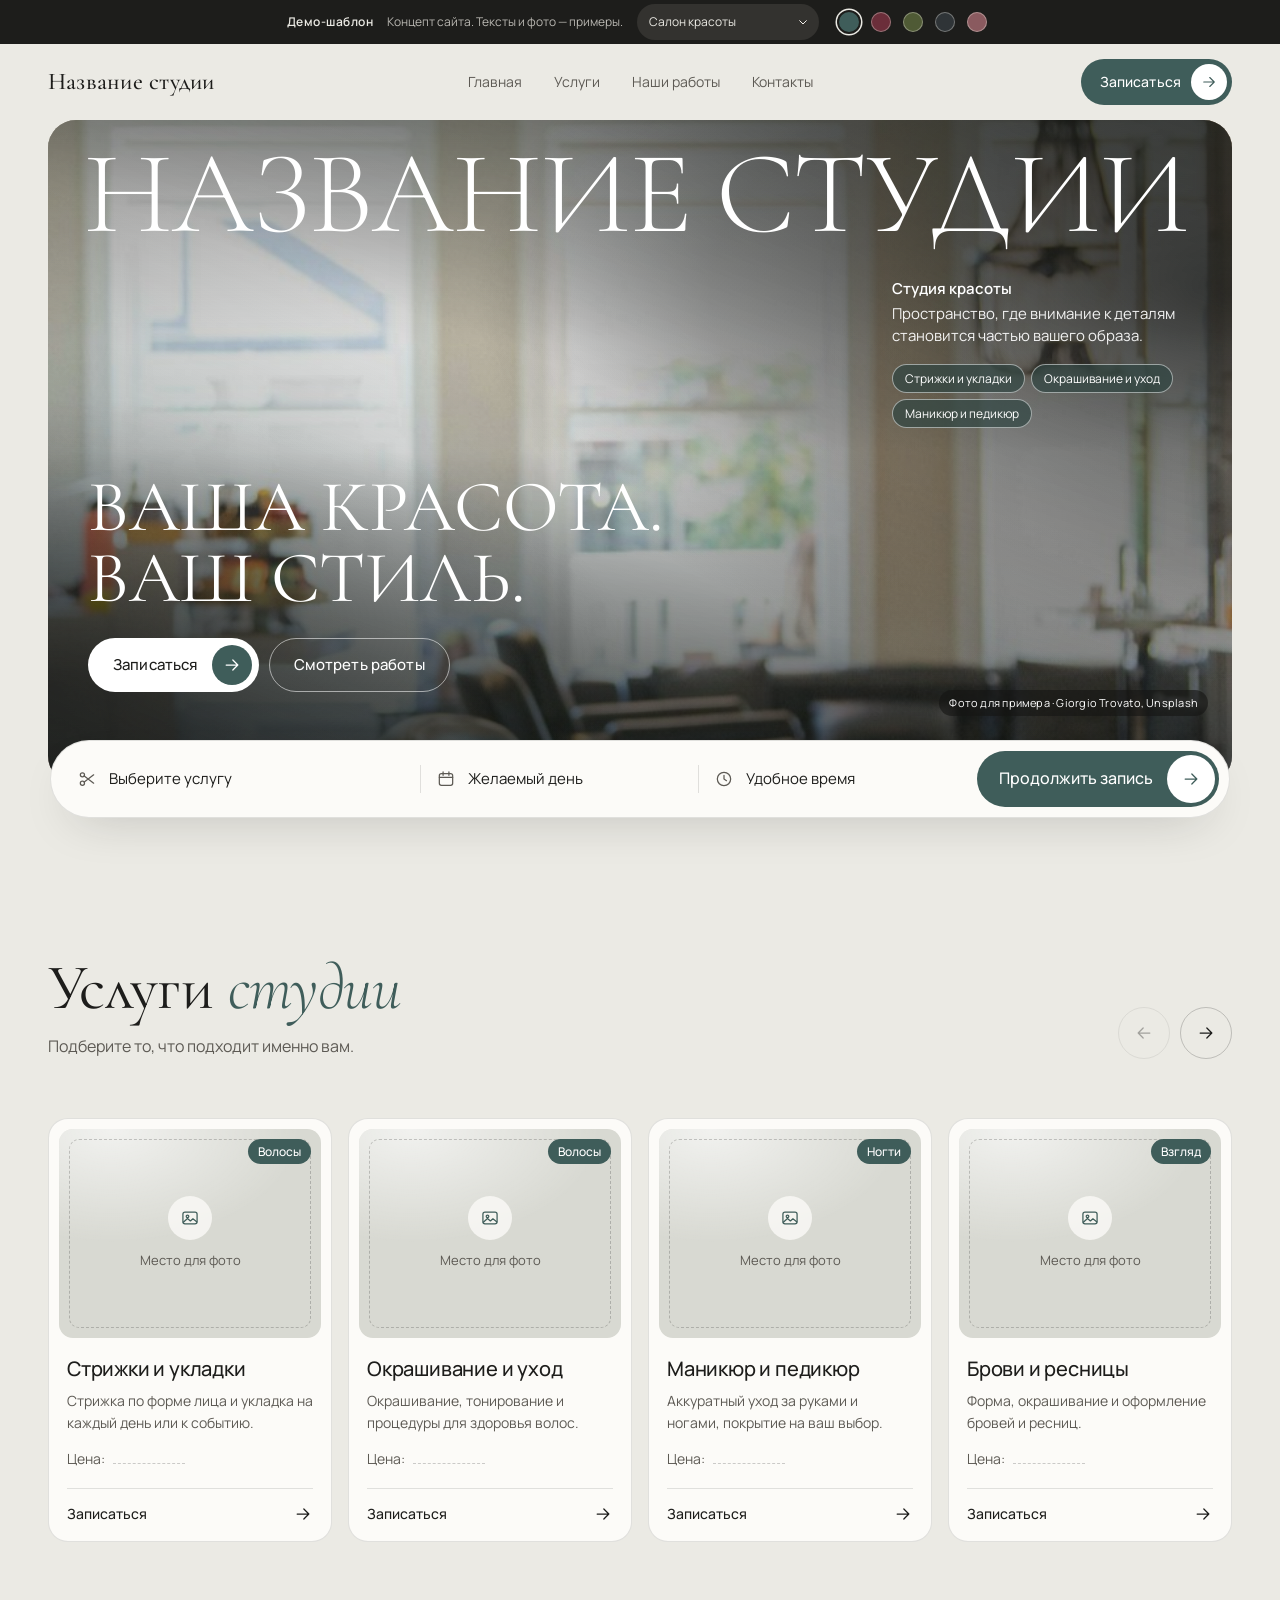
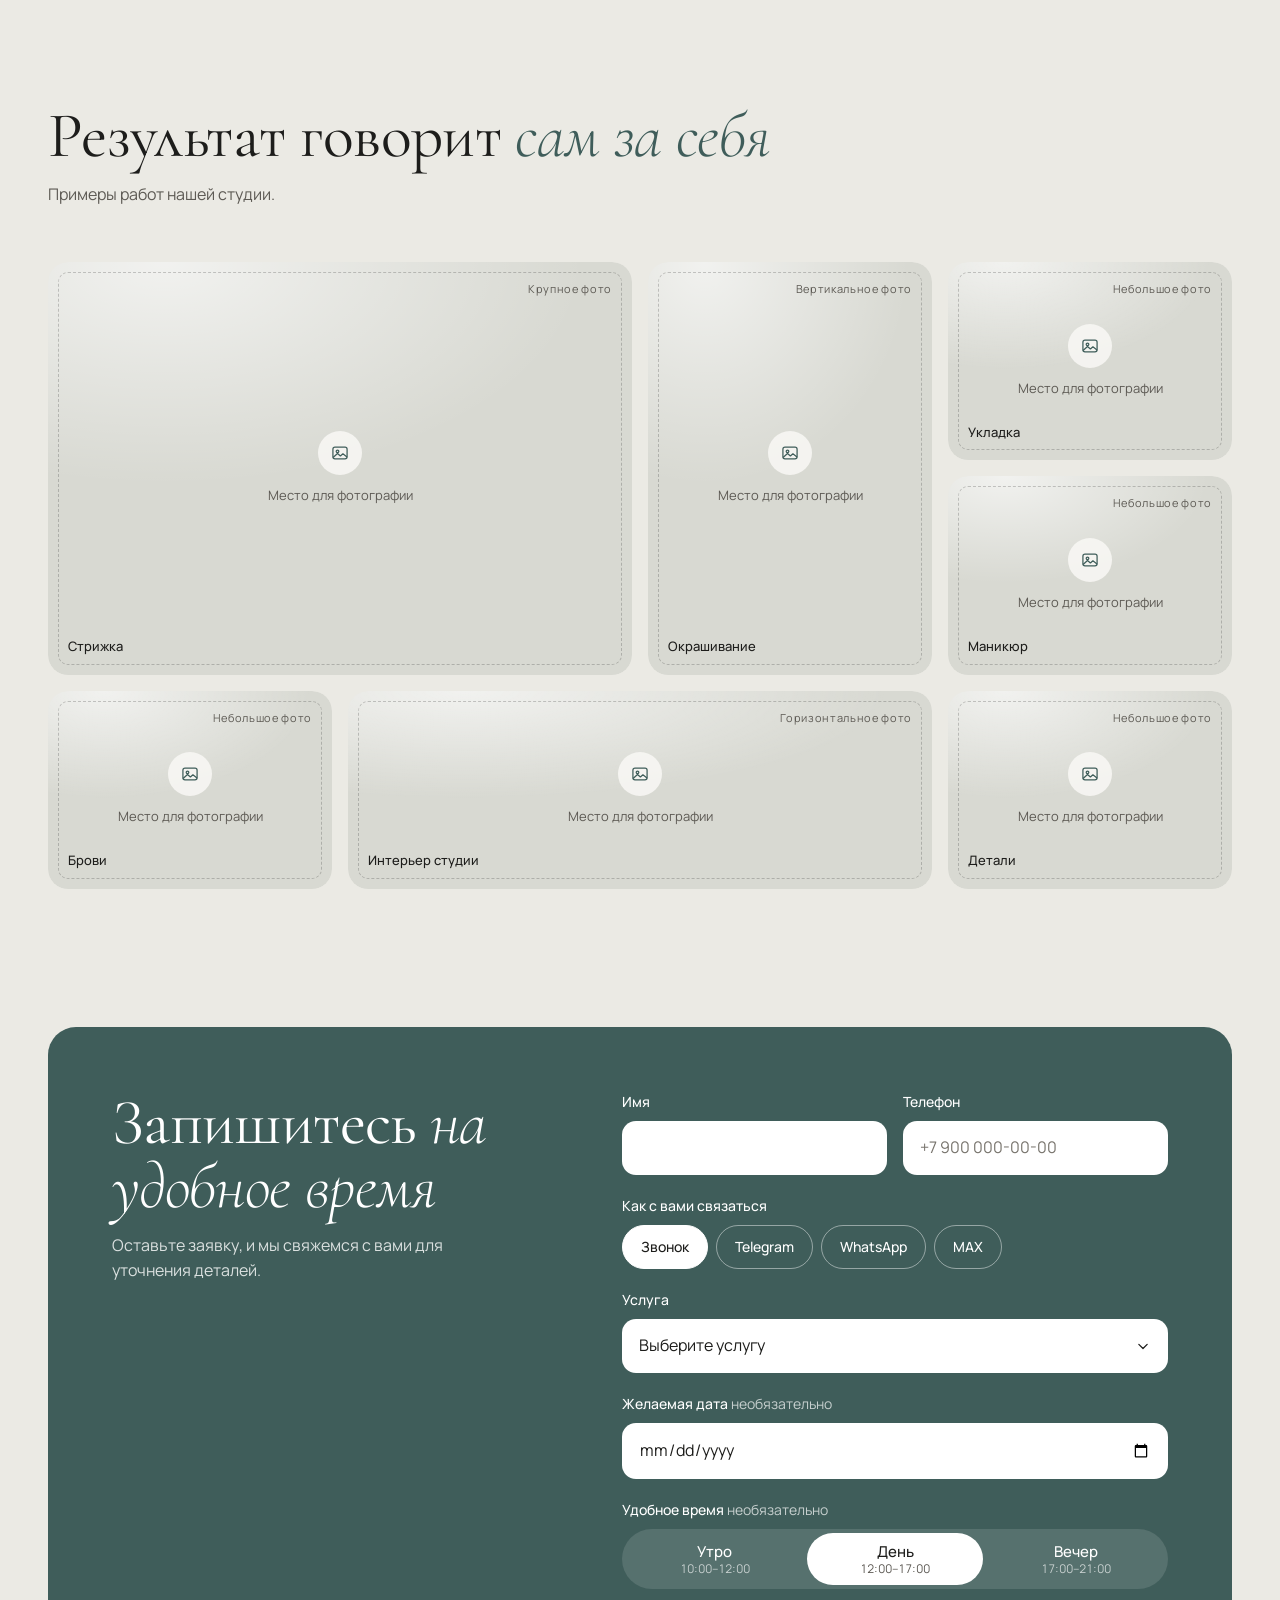
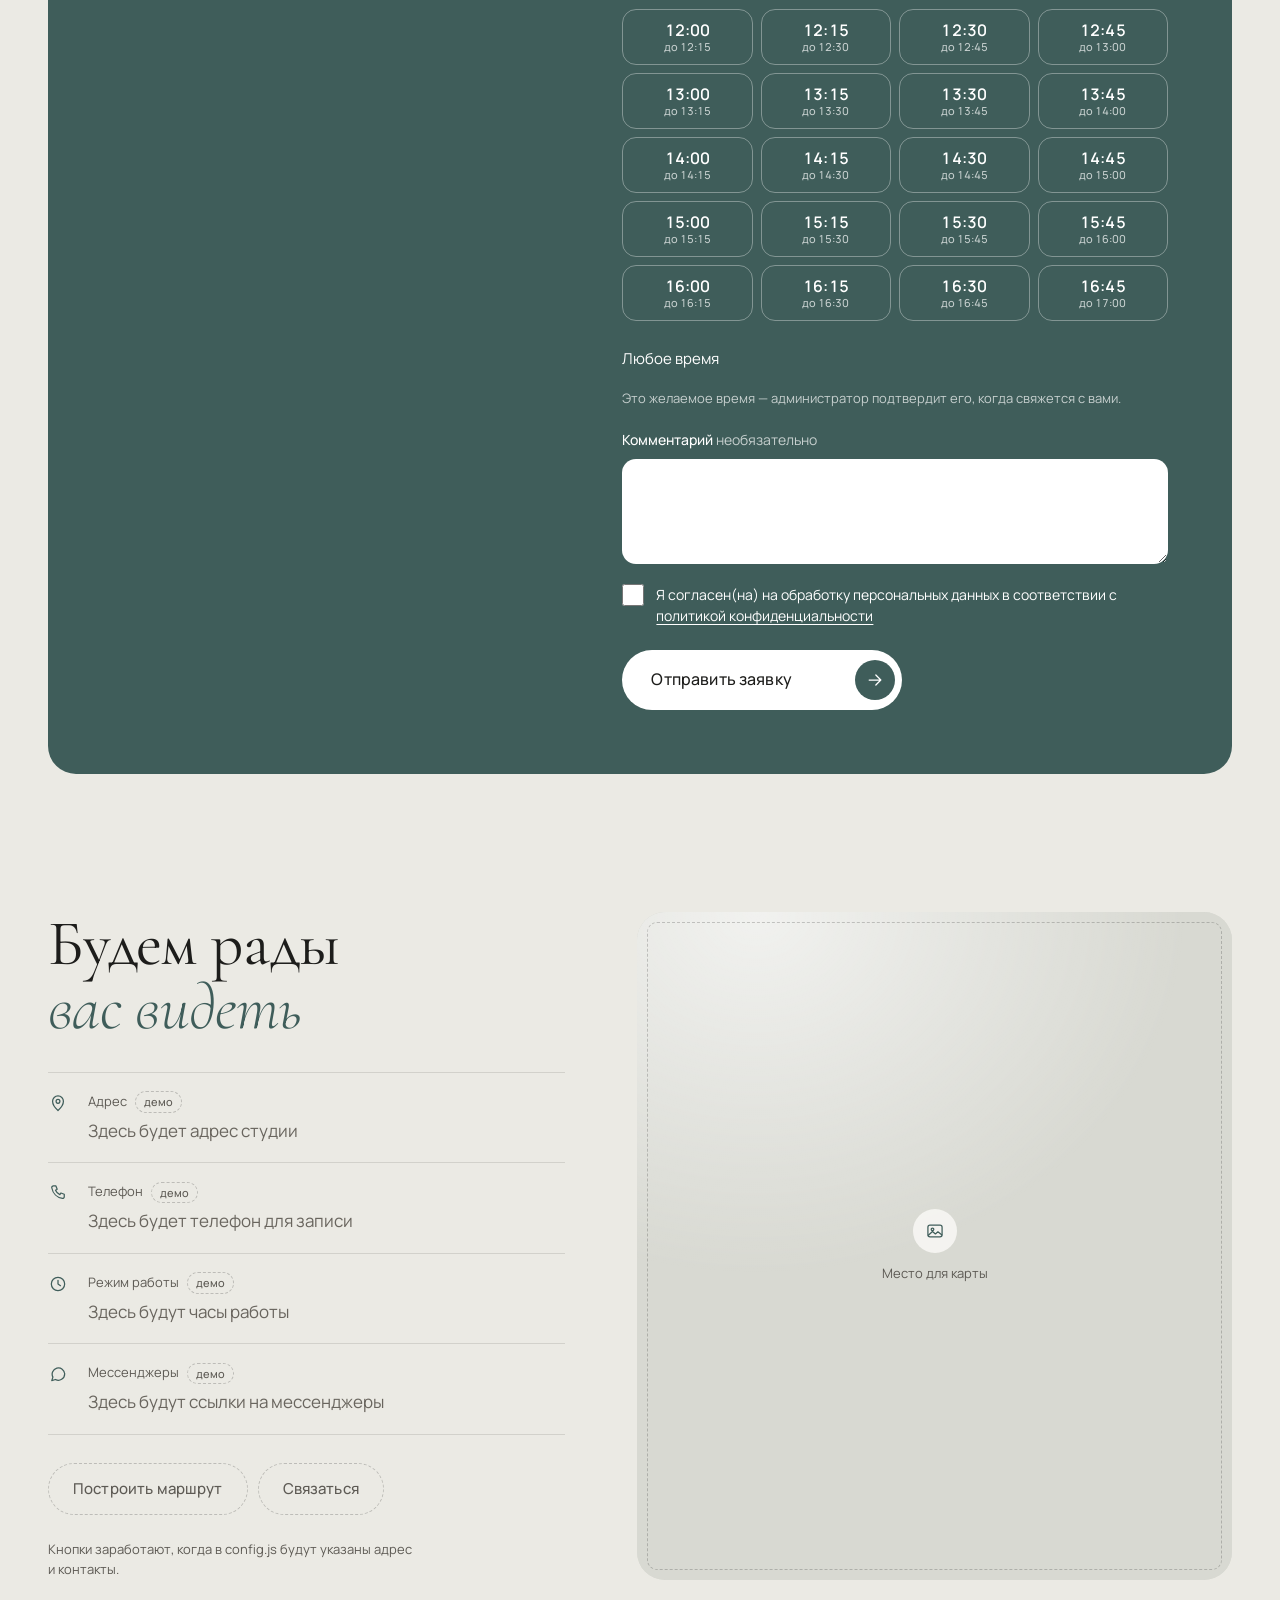
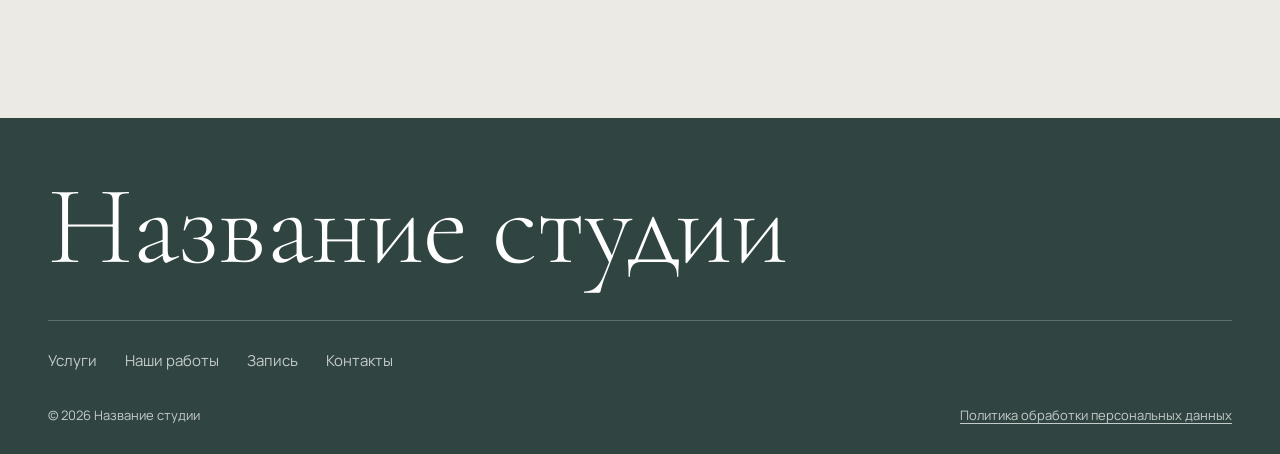
<file: index.html>
<!doctype html>
<html lang="ru">
<head>
  <meta charset="utf-8">
  <meta name="viewport" content="width=device-width, initial-scale=1">
  <title>Название студии — студия красоты</title>
  <meta name="description" content="Студия красоты: стрижки, окрашивание, маникюр, брови и ресницы. Оставьте заявку на удобное время.">
  <meta name="theme-color" content="#f5f2ec">
  <meta property="og:type" content="website">
  <meta property="og:title" content="Название студии — студия красоты">
  <meta property="og:description" content="Пространство, где внимание к деталям становится частью вашего образа.">
  <meta property="og:image" content="https://gazizovsabir-cyber.github.io/salon-demo/assets/img/og.jpg">
  <link rel="icon" href="favicon.svg" type="image/svg+xml">
  <link rel="preload" href="assets/fonts/cormorant-garamond-cyrillic.woff2" as="font" type="font/woff2" crossorigin>
  <link rel="preload" href="assets/fonts/manrope-cyrillic.woff2" as="font" type="font/woff2" crossorigin>
  <!-- ?v= — номер версии файлов. При каждом обновлении сайта меняйте его во всех ссылках, чтобы браузеры посетителей сразу взяли новые стили и скрипты. -->
  <link rel="stylesheet" href="assets/css/fonts.css?v=20261029-1">
  <link rel="stylesheet" href="assets/css/styles.css?v=20261029-1">
  <script>document.documentElement.classList.add("js", "is-booting");</script>
</head>
<body>
  <svg class="sprite" aria-hidden="true" focusable="false">
    <symbol id="i-arrow" viewBox="0 0 24 24"><path d="M5 12h14M13 6l6 6-6 6"/></symbol>
    <symbol id="i-arrow-left" viewBox="0 0 24 24"><path d="M19 12H5M11 6l-6 6 6 6"/></symbol>
    <symbol id="i-menu" viewBox="0 0 24 24"><path d="M5 9h14M5 15h14"/></symbol>
    <symbol id="i-close" viewBox="0 0 24 24"><path d="M6 6l12 12M18 6L6 18"/></symbol>
    <symbol id="i-image" viewBox="0 0 24 24"><rect x="3.5" y="5" width="17" height="14" rx="2.5"/><circle cx="9" cy="10" r="1.6"/><path d="M4 17l5-4.5 3.5 3 3-2.5L20 16.5"/></symbol>
    <symbol id="i-scissors" viewBox="0 0 24 24"><circle cx="6.5" cy="7" r="2.5"/><circle cx="6.5" cy="17" r="2.5"/><path d="M8.7 8.3L20 17M8.7 15.7L20 7"/></symbol>
    <symbol id="i-calendar" viewBox="0 0 24 24"><rect x="4" y="5.5" width="16" height="14" rx="2.5"/><path d="M4 10h16M8.5 3.5v4M15.5 3.5v4"/></symbol>
    <symbol id="i-clock" viewBox="0 0 24 24"><circle cx="12" cy="12" r="8"/><path d="M12 7.5V12l3 2"/></symbol>
    <symbol id="i-pin" viewBox="0 0 24 24"><path d="M12 21s-6.5-5.6-6.5-11a6.5 6.5 0 0113 0C18.5 15.4 12 21 12 21z"/><circle cx="12" cy="10" r="2.3"/></symbol>
    <symbol id="i-phone" viewBox="0 0 24 24"><path d="M6.5 3.5h3l1.5 4-2 1.3a10 10 0 005.2 5.2l1.3-2 4 1.5v3a2 2 0 01-2.2 2A16 16 0 014.5 5.7a2 2 0 012-2.2z"/></symbol>
    <symbol id="i-chat" viewBox="0 0 24 24"><path d="M20 12a7.5 7.5 0 01-11 6.6L4.5 20l1.4-4.3A7.5 7.5 0 1120 12z"/></symbol>
  </svg>

  <a class="skip-link" href="#main">Перейти к содержанию</a>

  <div class="demo-bar" data-demo-bar hidden>
    <span class="demo-bar__badge">Демо-шаблон</span>
    <span class="demo-bar__text">Концепт сайта. Тексты и фото — примеры.</span>
    <label class="demo-bar__type">
      <span class="visually-hidden">Тип бизнеса</span>
      <select data-type-switch></select>
    </label>
    <fieldset class="demo-bar__colors" data-accent-switch>
      <legend class="visually-hidden">Цвет акцента</legend>
    </fieldset>
  </div>

  <header class="site-header" data-header>
    <div class="site-header__inner">
      <a class="logo" href="#top" data-brand-logo>
        <span data-c="brand.name">Название студии</span>
      </a>
      <nav class="nav" aria-label="Основное меню">
        <ul class="nav__list">
          <li><a href="#top">Главная</a></li>
          <li data-section-link="services"><a href="#services">Услуги</a></li>
          <li data-section-link="gallery"><a href="#gallery">Наши работы</a></li>
          <li data-section-link="contacts"><a href="#contacts">Контакты</a></li>
        </ul>
      </nav>
      <a class="btn btn--dark btn--sm site-header__cta" href="#booking" data-book>
        Записаться
        <span class="btn__chip"><svg class="icon"><use href="#i-arrow"/></svg></span>
      </a>
      <button class="menu-toggle" type="button" aria-expanded="false" aria-controls="mobile-menu" data-menu-toggle>
        <span class="visually-hidden">Открыть меню</span>
        <svg class="icon"><use href="#i-menu"/></svg>
      </button>
    </div>
    <div class="mobile-menu" id="mobile-menu" hidden data-menu>
      <ul class="mobile-menu__list">
        <li><a href="#top">Главная</a></li>
        <li data-section-link="services"><a href="#services">Услуги</a></li>
        <li data-section-link="gallery"><a href="#gallery">Наши работы</a></li>
        <li data-section-link="contacts"><a href="#contacts">Контакты</a></li>
      </ul>
      <a class="btn btn--dark btn--block" href="#booking" data-book>
        Записаться
        <span class="btn__chip"><svg class="icon"><use href="#i-arrow"/></svg></span>
      </a>
    </div>
  </header>

  <main id="main">
    <section class="hero" id="top" aria-labelledby="hero-title">
      <div class="hero__card">
        <picture>
          <source media="(max-width: 719px)" srcset="assets/img/hero-mobile.jpg" data-img-mobile="hero.image">
          <img class="hero__img" data-img="hero.image" src="assets/img/hero.jpg" alt="Зал салона: чёрные кожаные кресла мастеров, зеркала и деревянный пол, у стойки администратор" fetchpriority="high">
        </picture>
        <div class="hero__shade" aria-hidden="true"></div>

        <p class="hero__wordmark" aria-hidden="true" data-fit data-c="brand.name">Название студии</p>

        <div class="hero__aside">
          <p class="hero__label" data-c="hero.label">Студия красоты</p>
          <p class="hero__subtitle" data-c="hero.subtitle">Пространство, где внимание к деталям становится частью вашего образа.</p>
          <ul class="hero__tags" data-hero-tags></ul>
        </div>

        <div class="hero__main">
          <h1 class="hero__title" id="hero-title" data-c="hero.title">Ваша красота.<br>Ваш стиль.</h1>
          <div class="hero__actions">
            <a class="btn btn--light" href="#booking" data-book>
              Записаться
              <span class="btn__chip"><svg class="icon"><use href="#i-arrow"/></svg></span>
            </a>
            <a class="btn btn--ghost" href="#gallery" data-section-link="gallery">Смотреть работы</a>
          </div>
        </div>

        <a class="photo-credit" data-credit="hero.image" href="https://unsplash.com/photos/OKXwmdbdXkk" target="_blank" rel="noopener">Фото для примера</a>
      </div>

      <form class="quickbook" id="quickbook" data-quickbook data-section-link="booking" novalidate>
        <label class="quickbook__field">
          <svg class="icon"><use href="#i-scissors"/></svg>
          <span class="visually-hidden">Услуга</span>
          <select name="service" data-service-select>
            <option value="">Выберите услугу</option>
          </select>
        </label>
        <label class="quickbook__field">
          <svg class="icon"><use href="#i-calendar"/></svg>
          <span class="visually-hidden">Желаемая дата</span>
          <input type="date" name="date" data-min-today aria-describedby="qb-date-hint">
          <span class="quickbook__hint" id="qb-date-hint">Желаемый день</span>
        </label>
        <label class="quickbook__field">
          <svg class="icon"><use href="#i-clock"/></svg>
          <span class="visually-hidden">Удобное время</span>
          <select name="time" data-slot-select>
            <option value="">Удобное время</option>
          </select>
        </label>
        <button class="quickbook__submit" type="submit">
          <span class="quickbook__submit-text">Продолжить запись</span>
          <span class="btn__chip btn__chip--lg"><svg class="icon"><use href="#i-arrow"/></svg></span>
        </button>
      </form>
    </section>

    <section class="section services" id="services" data-section="services" aria-labelledby="services-title">
      <div class="container">
        <div class="section-head">
          <div>
            <h2 class="section-title" id="services-title">Услуги <em>студии</em></h2>
            <p class="section-lead">Подберите то, что подходит именно вам.</p>
          </div>
          <div class="carousel-nav" data-carousel-nav>
            <button class="round-btn" type="button" data-carousel-prev aria-label="Предыдущие услуги"><svg class="icon"><use href="#i-arrow-left"/></svg></button>
            <button class="round-btn" type="button" data-carousel-next aria-label="Следующие услуги"><svg class="icon"><use href="#i-arrow"/></svg></button>
          </div>
        </div>
      </div>
      <div class="services__viewport">
        <ul class="services__track" data-services tabindex="-1"></ul>
      </div>
    </section>

    <section class="section gallery" id="gallery" data-section="gallery" aria-labelledby="gallery-title">
      <div class="container">
        <div class="section-head">
          <div>
            <h2 class="section-title" id="gallery-title">Результат говорит <em>сам за себя</em></h2>
            <p class="section-lead">Примеры работ нашей студии.</p>
          </div>
        </div>
        <ul class="gallery__grid" data-gallery></ul>
      </div>
    </section>

    <section class="section booking" id="booking" data-section="booking" aria-labelledby="booking-title">
      <div class="container">
        <div class="booking__card">
          <div class="booking__intro">
            <h2 class="section-title" id="booking-title">Запишитесь <em>на удобное время</em></h2>
            <p class="booking__lead">Оставьте заявку, и мы свяжемся с вами для уточнения деталей.</p>
            <div class="booking__alt" data-booking-alt></div>
          </div>

          <form class="form" data-booking-form novalidate>
            <div class="form__grid">
              <div class="field">
                <label for="f-name">Имя</label>
                <input id="f-name" name="name" type="text" autocomplete="name" required maxlength="60" aria-describedby="f-name-err">
                <p class="field__error" id="f-name-err"></p>
              </div>
              <div class="field">
                <label for="f-phone">Телефон</label>
                <input id="f-phone" name="phone" type="tel" inputmode="tel" autocomplete="tel" placeholder="+7 900 000-00-00" required maxlength="22" aria-describedby="f-phone-err">
                <p class="field__error" id="f-phone-err"></p>
              </div>
              <fieldset class="field field--wide">
                <legend>Как с вами связаться</legend>
                <div class="chips">
                  <label class="chip"><input type="radio" name="contactMethod" value="Звонок" checked><span>Звонок</span></label>
                  <label class="chip"><input type="radio" name="contactMethod" value="Telegram"><span>Telegram</span></label>
                  <label class="chip"><input type="radio" name="contactMethod" value="WhatsApp"><span>WhatsApp</span></label>
                  <label class="chip"><input type="radio" name="contactMethod" value="MAX"><span>MAX</span></label>
                </div>
              </fieldset>
              <div class="field field--wide">
                <label for="f-service">Услуга</label>
                <select id="f-service" name="service" required data-service-select aria-describedby="f-service-err">
                  <option value="">Выберите услугу</option>
                </select>
                <p class="field__error" id="f-service-err"></p>
              </div>
              <div class="field field--wide">
                <label for="f-date">Желаемая дата <span class="field__opt">необязательно</span></label>
                <input id="f-date" name="date" type="date" data-min-today>
              </div>
              <fieldset class="field field--wide slots" data-slots>
                <legend>Удобное время <span class="field__opt">необязательно</span></legend>
                <!-- Периоды и окна по 15 минут строятся из config.js → form.slots -->
                <div class="slots__periods" data-slot-periods></div>
                <input class="visually-hidden" type="radio" name="time" value="" checked tabindex="-1" aria-hidden="true">
                <div data-slot-groups></div>
                <p class="slots__summary" aria-live="polite">
                  <span data-slot-summary>Любое время</span>
                  <button class="slots__reset" type="button" data-slot-reset hidden>Сбросить</button>
                </p>
                <p class="slots__note">Это желаемое время — администратор подтвердит его, когда свяжется с вами.</p>
              </fieldset>
              <div class="field field--wide">
                <label for="f-comment">Комментарий <span class="field__opt">необязательно</span></label>
                <textarea id="f-comment" name="comment" rows="3" maxlength="500"></textarea>
              </div>
              <div class="field field--wide hp" aria-hidden="true">
                <label for="f-website">Не заполняйте это поле</label>
                <input id="f-website" name="website" type="text" tabindex="-1" autocomplete="off">
              </div>
              <div class="field field--wide">
                <label class="consent">
                  <input type="checkbox" name="consent" required aria-describedby="f-consent-err">
                  <span>Я согласен(на) на обработку персональных данных в соответствии с <a href="privacy.html" target="_blank" rel="noopener" data-privacy-link>политикой конфиденциальности</a></span>
                </label>
                <p class="field__error" id="f-consent-err"></p>
              </div>
            </div>

            <button class="btn btn--light btn--submit" type="submit" data-submit>
              <span data-submit-text>Отправить заявку</span>
              <span class="btn__chip"><svg class="icon"><use href="#i-arrow"/></svg></span>
            </button>
            <div class="form__status" role="status" aria-live="polite" data-form-status></div>
          </form>
        </div>
      </div>
    </section>

    <section class="section contacts" id="contacts" data-section="contacts" aria-labelledby="contacts-title">
      <div class="container contacts__grid">
        <div class="contacts__info reveal">
          <h2 class="section-title" id="contacts-title">Будем рады <em>вас видеть</em></h2>
          <dl class="contact-list" data-contact-list></dl>
          <div class="contacts__actions" data-contact-actions></div>
        </div>
        <div class="contacts__map reveal" data-map></div>
      </div>
    </section>
  </main>

  <footer class="site-footer">
    <div class="container">
      <p class="footer__wordmark" data-c="brand.name">Название студии</p>
      <div class="footer__row">
        <nav aria-label="Разделы сайта">
          <ul class="footer__links">
            <li data-section-link="services"><a href="#services">Услуги</a></li>
            <li data-section-link="gallery"><a href="#gallery">Наши работы</a></li>
            <li data-section-link="booking"><a href="#booking">Запись</a></li>
            <li data-section-link="contacts"><a href="#contacts">Контакты</a></li>
          </ul>
        </nav>
        <div class="footer__contacts" data-footer-contacts></div>
      </div>
      <div class="footer__bottom">
        <p>© <span data-year></span> <span data-c="brand.name">Название студии</span></p>
        <a href="privacy.html" data-privacy-link>Политика обработки персональных данных</a>
      </div>
    </div>
  </footer>

  <dialog class="lightbox" data-lightbox aria-label="Просмотр фотографии">
    <div class="lightbox__frame" data-lightbox-frame></div>
    <button class="round-btn lightbox__close" type="button" data-lightbox-close aria-label="Закрыть просмотр"><svg class="icon"><use href="#i-close"/></svg></button>
  </dialog>

  <script src="assets/js/config.js?v=20261029-1"></script>
  <script src="assets/js/presets.js?v=20261029-1"></script>
  <script src="assets/js/main.js?v=20261029-1"></script>
</body>
</html>
</file>
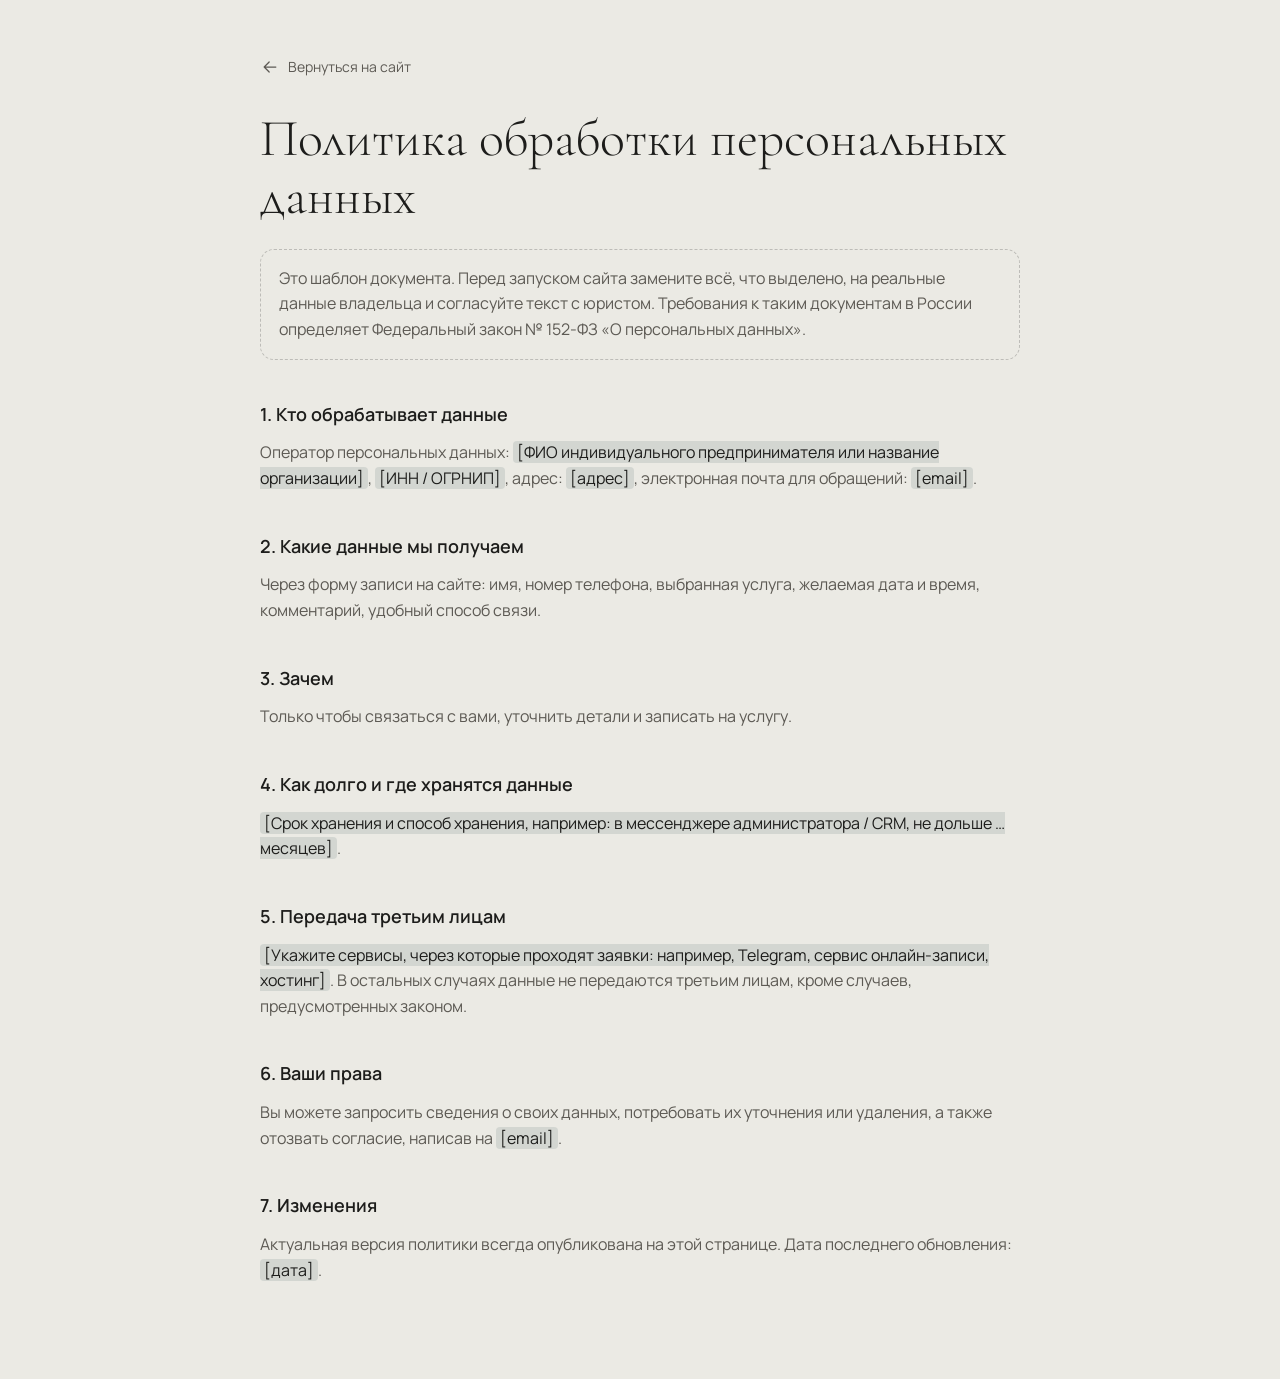
<file: privacy.html>
<!doctype html>
<html lang="ru">
<head>
  <meta charset="utf-8">
  <meta name="viewport" content="width=device-width, initial-scale=1">
  <title>Политика обработки персональных данных</title>
  <meta name="robots" content="noindex">
  <link rel="icon" href="favicon.svg" type="image/svg+xml">
  <link rel="preload" href="assets/fonts/cormorant-garamond-cyrillic.woff2" as="font" type="font/woff2" crossorigin>
  <link rel="preload" href="assets/fonts/manrope-cyrillic.woff2" as="font" type="font/woff2" crossorigin>
  <link rel="stylesheet" href="assets/css/fonts.css?v=20261029-1">
  <link rel="stylesheet" href="assets/css/styles.css?v=20261029-1">
  <style>
    .doc { padding: 56px 0 96px; }
    .doc .container { max-width: 760px; }
    .doc h1 { font-family: var(--serif); font-weight: 300; font-size: clamp(2rem, 1.4rem + 2.4vw, 3.25rem); line-height: 1.1; }
    .doc h2 { margin-top: 40px; font-size: 1.125rem; font-weight: 600; }
    .doc p, .doc li { margin-top: 12px; color: var(--ink-2); }
    .doc ul { padding-left: 1.2em; list-style: disc; }
    .doc mark { background: color-mix(in oklab, var(--accent) 14%, transparent); color: var(--ink); padding: 0 4px; border-radius: 4px; }
    .doc .notice { margin-top: 24px; padding: 16px 18px; border: 1px dashed var(--line-strong); border-radius: var(--radius-sm); }
    .back { display: inline-flex; align-items: center; gap: 8px; margin-bottom: 32px; text-decoration: none; font-size: 0.875rem; color: var(--ink-2); }
  </style>
</head>
<body>
  <main class="doc">
    <div class="container">
      <a class="back" href="index.html"><svg class="icon" viewBox="0 0 24 24" aria-hidden="true"><path d="M19 12H5M11 6l-6 6 6 6"/></svg>Вернуться на сайт</a>
      <h1>Политика обработки персональных данных</h1>
      <p class="notice">Это шаблон документа. Перед запуском сайта замените всё, что выделено, на реальные данные владельца и согласуйте текст с юристом. Требования к таким документам в России определяет Федеральный закон № 152-ФЗ «О персональных данных».</p>

      <h2>1. Кто обрабатывает данные</h2>
      <p>Оператор персональных данных: <mark>[ФИО индивидуального предпринимателя или название организации]</mark>, <mark>[ИНН / ОГРНИП]</mark>, адрес: <mark>[адрес]</mark>, электронная почта для обращений: <mark>[email]</mark>.</p>

      <h2>2. Какие данные мы получаем</h2>
      <p>Через форму записи на сайте: имя, номер телефона, выбранная услуга, желаемая дата и время, комментарий, удобный способ связи.</p>

      <h2>3. Зачем</h2>
      <p>Только чтобы связаться с вами, уточнить детали и записать на услугу.</p>

      <h2>4. Как долго и где хранятся данные</h2>
      <p><mark>[Срок хранения и способ хранения, например: в мессенджере администратора / CRM, не дольше … месяцев]</mark>.</p>

      <h2>5. Передача третьим лицам</h2>
      <p><mark>[Укажите сервисы, через которые проходят заявки: например, Telegram, сервис онлайн-записи, хостинг]</mark>. В остальных случаях данные не передаются третьим лицам, кроме случаев, предусмотренных законом.</p>

      <h2>6. Ваши права</h2>
      <p>Вы можете запросить сведения о своих данных, потребовать их уточнения или удаления, а также отозвать согласие, написав на <mark>[email]</mark>.</p>

      <h2>7. Изменения</h2>
      <p>Актуальная версия политики всегда опубликована на этой странице. Дата последнего обновления: <mark>[дата]</mark>.</p>
    </div>
  </main>
</body>
</html>
</file>
<file: assets/css/fonts.css>
/* Шрифты хранятся в папке сайта, чтобы не зависеть от Google Fonts.
   Manrope и Cormorant Garamond распространяются по лицензии SIL Open Font License 1.1. */

/* cyrillic-ext */
@font-face {
  font-family: "Manrope";
  font-style: normal;
  font-weight: 400 600;
  font-display: swap;
  src: url("../fonts/manrope-cyrillic-ext.woff2") format("woff2");
  unicode-range: U+0460-052F, U+1C80-1C8A, U+20B4, U+2DE0-2DFF, U+A640-A69F, U+FE2E-FE2F;
}

/* cyrillic */
@font-face {
  font-family: "Manrope";
  font-style: normal;
  font-weight: 400 600;
  font-display: swap;
  src: url("../fonts/manrope-cyrillic.woff2") format("woff2");
  unicode-range: U+0301, U+0400-045F, U+0490-0491, U+04B0-04B1, U+2116;
}

/* latin */
@font-face {
  font-family: "Manrope";
  font-style: normal;
  font-weight: 400 600;
  font-display: swap;
  src: url("../fonts/manrope-latin.woff2") format("woff2");
  unicode-range: U+0000-00FF, U+0131, U+0152-0153, U+02BB-02BC, U+02C6, U+02DA, U+02DC, U+0304, U+0308, U+0329, U+2000-206F, U+20AC, U+2122, U+2191, U+2193, U+2212, U+2215, U+FEFF, U+FFFD;
}

/* cyrillic */
@font-face {
  font-family: "Cormorant Garamond";
  font-style: normal;
  font-weight: 300 700;
  font-display: swap;
  src: url("../fonts/cormorant-garamond-cyrillic.woff2") format("woff2");
  unicode-range: U+0301, U+0400-045F, U+0490-0491, U+04B0-04B1, U+2116;
}

/* latin */
@font-face {
  font-family: "Cormorant Garamond";
  font-style: normal;
  font-weight: 300 700;
  font-display: swap;
  src: url("../fonts/cormorant-garamond-latin.woff2") format("woff2");
  unicode-range: U+0000-00FF, U+0131, U+0152-0153, U+02BB-02BC, U+02C6, U+02DA, U+02DC, U+0304, U+0308, U+0329, U+2000-206F, U+20AC, U+2122, U+2191, U+2193, U+2212, U+2215, U+FEFF, U+FFFD;
}

/* cyrillic italic */
@font-face {
  font-family: "Cormorant Garamond";
  font-style: italic;
  font-weight: 300 700;
  font-display: swap;
  src: url("../fonts/cormorant-garamond-italic-cyrillic.woff2") format("woff2");
  unicode-range: U+0301, U+0400-045F, U+0490-0491, U+04B0-04B1, U+2116;
}

/* latin italic */
@font-face {
  font-family: "Cormorant Garamond";
  font-style: italic;
  font-weight: 300 700;
  font-display: swap;
  src: url("../fonts/cormorant-garamond-italic-latin.woff2") format("woff2");
  unicode-range: U+0000-00FF, U+0131, U+0152-0153, U+02BB-02BC, U+02C6, U+02DA, U+02DC, U+0304, U+0308, U+0329, U+2000-206F, U+20AC, U+2122, U+2191, U+2193, U+2212, U+2215, U+FEFF, U+FFFD;
}
</file>
<file: assets/css/styles.css>
/* ---------- Tokens ---------- */
:root {
  --accent: #3f5d5a; /* перезаписывается из config.js */
  --accent-ink: #ffffff;

  --bg: color-mix(in oklab, var(--accent) 5%, #f5f2ec);
  --surface: #fcfbf8;
  --frame: color-mix(in oklab, var(--accent) 12%, #efebe4);
  --accent-deep: color-mix(in oklab, var(--accent) 72%, #0d0d0c);
  --ink: #1d1d1b;
  --ink-2: #5d5a54;
  --ink-3: #69655e;
  --line: rgba(29, 29, 27, 0.12);
  --line-strong: rgba(29, 29, 27, 0.22);

  --serif: "Cormorant Garamond", "Times New Roman", serif;
  --sans: "Manrope", system-ui, -apple-system, "Segoe UI", sans-serif;

  --radius-lg: 28px;
  --radius-md: 20px;
  --radius-sm: 14px;

  --gutter: 16px;
  --container: 1680px; /* одна ширина для шапки, первого экрана и всех разделов */
  --header-h: 68px;
  --section-gap: clamp(88px, 7vw + 48px, 160px);

  --ease-out: cubic-bezier(0.16, 1, 0.3, 1);
  --shadow-soft: 0 18px 50px -24px rgba(29, 29, 27, 0.28);
}

@media (min-width: 720px) {
  :root { --gutter: 24px; --header-h: 76px; }
}
@media (min-width: 1024px) {
  :root { --gutter: 48px; }
}

/* ---------- Base ---------- */
*, *::before, *::after { box-sizing: border-box; }

html {
  scroll-behavior: smooth;
  scroll-padding-top: calc(var(--header-h) + 12px);
  -webkit-text-size-adjust: 100%;
}

body {
  margin: 0;
  background: var(--bg);
  color: var(--ink);
  font-family: var(--sans);
  font-size: 1rem;
  line-height: 1.6;
  -webkit-font-smoothing: antialiased;
  overflow-x: hidden;
}

img { display: block; max-width: 100%; }
a { color: inherit; text-underline-offset: 0.2em; text-decoration-thickness: 1px; }
button, input, select, textarea { font: inherit; color: inherit; }
ul { margin: 0; padding: 0; list-style: none; }
h1, h2, h3, p, figure, dl, dd { margin: 0; }

::selection { background: var(--accent); color: var(--accent-ink); }

:focus-visible {
  outline: 2px solid var(--accent);
  outline-offset: 3px;
  border-radius: 6px;
}

html { scrollbar-color: var(--ink-3) var(--bg); }

.sprite { display: none; }

.icon {
  width: 20px;
  height: 20px;
  flex: none;
  fill: none;
  stroke: currentColor;
  stroke-width: 1.5;
  stroke-linecap: round;
  stroke-linejoin: round;
}

.visually-hidden {
  position: absolute !important;
  width: 1px; height: 1px;
  overflow: hidden;
  clip: rect(0 0 0 0);
  white-space: nowrap;
}

.skip-link {
  position: absolute;
  left: 12px;
  top: -60px;
  z-index: 100;
  padding: 10px 16px;
  background: var(--ink);
  color: var(--bg);
  border-radius: 999px;
  text-decoration: none;
}
.skip-link:focus { top: 12px; }

.container {
  width: min(100% - var(--gutter) * 2, var(--container));
  margin-inline: auto;
}

[hidden] { display: none !important; }

/* Пока страница настраивается (цвет и тексты из config.js и ссылки), цвета меняются без плавного перехода. */
.is-booting *, .is-booting *::before, .is-booting *::after { transition: none !important; }

/* ---------- Buttons ---------- */
.btn {
  display: inline-flex;
  align-items: center;
  justify-content: center;
  gap: 14px;
  min-height: 52px;
  padding: 6px 6px 6px 24px;
  border: 1px solid transparent;
  border-radius: 999px;
  font-size: 0.9375rem;
  font-weight: 500;
  letter-spacing: 0.01em;
  text-decoration: none;
  cursor: pointer;
  transition: background-color 0.3s var(--ease-out), color 0.3s var(--ease-out), border-color 0.3s var(--ease-out);
}

.btn__chip {
  display: grid;
  place-items: center;
  width: 40px;
  height: 40px;
  border-radius: 50%;
  transition: transform 0.45s var(--ease-out);
}
.btn__chip--lg { width: 48px; height: 48px; }
.btn:hover .btn__chip, .quickbook__submit:hover .btn__chip { transform: translateX(3px) rotate(-45deg); }

.btn--dark { background: var(--accent); color: var(--accent-ink); }
.btn--dark .btn__chip { background: var(--accent-ink); color: var(--accent); }
.btn--dark:hover { background: var(--accent-deep); }

.btn--light { background: #fff; color: var(--ink); }
.btn--light .btn__chip { background: var(--accent); color: var(--accent-ink); }
.btn--light:hover { background: var(--bg); }

.btn--ghost {
  padding: 6px 24px;
  color: #fff;
  border-color: rgba(255, 255, 255, 0.55);
}
.btn--ghost:hover { background: rgba(255, 255, 255, 0.14); border-color: #fff; }

.btn--sm { min-height: 44px; padding: 4px 4px 4px 18px; font-size: 0.875rem; gap: 10px; }
.btn--sm .btn__chip { width: 36px; height: 36px; }
.btn--sm .icon { width: 18px; height: 18px; }
.btn--block { width: 100%; justify-content: space-between; }

.round-btn {
  display: grid;
  place-items: center;
  width: 52px;
  height: 52px;
  border: 1px solid var(--line-strong);
  border-radius: 50%;
  background: transparent;
  color: var(--ink);
  cursor: pointer;
  transition: background-color 0.3s var(--ease-out), color 0.3s var(--ease-out), opacity 0.3s;
}
.round-btn:hover:not(:disabled) { background: var(--ink); color: var(--bg); border-color: var(--ink); }
.round-btn:disabled { opacity: 0.35; cursor: default; }

/* ---------- Header ---------- */
.site-header {
  position: sticky;
  top: 0;
  z-index: 50;
  background: var(--bg);
  transition: box-shadow 0.3s;
}
.site-header.is-scrolled { box-shadow: 0 1px 0 var(--line); }

.site-header__inner {
  display: flex;
  align-items: center;
  gap: 24px;
  height: var(--header-h);
  width: min(100% - var(--gutter) * 2, var(--container));
  margin-inline: auto;
}

.logo {
  display: inline-flex;
  align-items: center;
  font-family: var(--serif);
  font-weight: 500;
  font-size: 1.5rem;
  letter-spacing: 0.01em;
  text-decoration: none;
  white-space: nowrap;
  margin-right: auto;
}
.logo img { height: 36px; width: auto; }

.nav { display: none; }
.nav__list { display: flex; gap: 32px; }
.nav__list a {
  font-size: 0.875rem;
  text-decoration: none;
  color: var(--ink-2);
  transition: color 0.2s;
}
.nav__list a:hover { color: var(--ink); }

.site-header__cta { display: none; }

.menu-toggle {
  display: grid;
  place-items: center;
  width: 44px;
  height: 44px;
  border: 0;
  border-radius: 50%;
  background: var(--accent);
  color: var(--accent-ink);
  cursor: pointer;
}

.mobile-menu {
  position: fixed;
  inset: var(--menu-top, var(--header-h)) 0 0 0;
  padding: 24px var(--gutter) calc(24px + env(safe-area-inset-bottom));
  background: var(--bg);
  display: flex;
  flex-direction: column;
  justify-content: space-between;
  overflow-y: auto;
}
.mobile-menu__list li { border-bottom: 1px solid var(--line); }
.mobile-menu__list a {
  display: block;
  padding: 16px 0;
  font-family: var(--serif);
  font-weight: 400;
  font-size: 2.375rem;
  line-height: 1.15;
  text-decoration: none;
}
.js .mobile-menu:not([hidden]) { animation: menu-in 0.45s var(--ease-out); }
@keyframes menu-in { from { opacity: 0; transform: translateY(-8px); } }

@media (min-width: 1024px) {
  .site-header__inner { display: grid; grid-template-columns: 1fr auto 1fr; }
  .logo { justify-self: start; margin-right: 0; }
  .nav { display: block; }
  .site-header__cta { display: inline-flex; justify-self: end; }
  .menu-toggle, .mobile-menu { display: none !important; }
}

/* ---------- Hero ---------- */
.hero { padding: 0 8px; }

.hero__card {
  position: relative;
  isolation: isolate;
  overflow: hidden;
  display: grid;
  grid-template-rows: auto 1fr auto;
  min-height: max(560px, calc(100svh - var(--header-h) - var(--demo-h, 0px) - 64px));
  max-width: var(--container);
  margin-inline: auto;
  border-radius: var(--radius-lg);
  color: #fff;
  background: #6f6b66;
}

/* Обёртка фото вынесена из сетки карточки, иначе она занимает строку и сдвигает название. */
.hero picture { position: absolute; inset: 0; z-index: -2; }

.hero__img {
  position: absolute;
  inset: 0;
  z-index: -2;
  width: 100%;
  height: 100%;
  object-fit: cover;
  object-position: 50% 40%;
}

.hero__shade {
  position: absolute;
  inset: 0;
  z-index: -1;
  background:
    radial-gradient(80% 75% at 100% 26%, rgba(22, 22, 20, 0.78), rgba(22, 22, 20, 0.35) 55%, transparent 80%),
    radial-gradient(70% 60% at 0% 85%, rgba(22, 22, 20, 0.55), transparent 72%),
    linear-gradient(180deg, rgba(22, 22, 20, 0.5) 0%, rgba(22, 22, 20, 0.12) 34%, rgba(22, 22, 20, 0.08) 50%, rgba(22, 22, 20, 0.66) 100%);
}
/* Лёгкий тон акцента поверх фото: снимок «окрашивается» в цвет студии. */
.hero__shade::after {
  content: "";
  position: absolute;
  inset: 0;
  background: linear-gradient(200deg, color-mix(in oklab, var(--accent-deep) 35%, transparent) 0%, transparent 45%, color-mix(in oklab, var(--accent-deep) 62%, transparent) 100%);
  mix-blend-mode: multiply;
}

.hero__wordmark {
  padding: 18px 16px 0;
  font-family: var(--serif);
  font-weight: 300;
  font-size: 15vw;
  line-height: 0.86;
  letter-spacing: -0.01em;
  text-transform: uppercase;
  white-space: nowrap;
}
.hero__wordmark .w { display: block; }

.hero__aside {
  align-self: start;
  padding: 20px 16px 0;
  max-width: 340px;
}
.hero__label {
  font-size: 0.9375rem;
  font-weight: 600;
}
.hero__subtitle {
  margin-top: 2px;
  font-size: 0.9375rem;
  line-height: 1.5;
  color: rgba(255, 255, 255, 0.92);
}
.hero__tags {
  display: none;
  flex-wrap: wrap;
  gap: 6px;
  margin-top: 16px;
}
.hero__tags li {
  padding: 4px 12px;
  background: color-mix(in oklab, var(--accent-deep) 70%, transparent);
  border: 1px solid rgba(255, 255, 255, 0.5);
  border-radius: 999px;
  font-size: 0.75rem;
}

.hero__main { padding: 0 16px 24px; }
.hero__title {
  font-family: var(--serif);
  font-weight: 400;
  font-size: clamp(2.4rem, 1.5rem + 3.8vw, 5.25rem);
  line-height: 0.98;
  letter-spacing: -0.005em;
  text-transform: uppercase;
  text-wrap: balance;
}
.hero__actions {
  display: flex;
  flex-wrap: wrap;
  gap: 10px;
  margin-top: 24px;
}

.photo-credit {
  position: absolute;
  top: 14px;
  right: 14px;
  padding: 4px 10px;
  border-radius: 999px;
  background: rgba(22, 22, 20, 0.62);
  color: #fff;
  font-size: 0.6875rem;
  text-decoration: none;
  letter-spacing: 0.02em;
}
.photo-credit:hover { background: rgba(22, 22, 20, 0.8); }
.hero .photo-credit { top: auto; bottom: 14px; }

@media (max-width: 719px) {
  .hero__main { padding-bottom: 56px; }
  .hero .photo-credit { left: 16px; right: auto; }
  .hero__shade {
    background: linear-gradient(180deg, rgba(22, 22, 20, 0.66) 0%, rgba(22, 22, 20, 0.66) 50%, rgba(22, 22, 20, 0.28) 62%, rgba(22, 22, 20, 0.72) 100%);
  }
}

@media (min-width: 720px) {
  .hero { padding: 0 var(--gutter); }
  .hero__wordmark { padding: 22px 28px 0; }
  .hero__aside { padding: 28px 28px 0; justify-self: end; max-width: 300px; }
  .hero__tags { display: flex; }
  .hero__main { padding: 0 28px 36px; }
  .hero__card { grid-template-rows: auto auto 1fr auto; }
  .hero__main { align-self: end; }
}

@media (min-width: 1024px) {
  .hero__card {
    grid-template-columns: 1fr auto;
    grid-template-rows: auto 1fr auto;
    min-height: max(600px, calc(100svh - var(--header-h) - var(--demo-h, 0px) - 116px));
  }
  .hero__wordmark { grid-column: 1 / -1; padding: 24px 36px 0; }
  .hero__aside { grid-column: 2; grid-row: 2; margin: 32px 40px 0 0; padding: 0; }
  .hero__main { grid-column: 1; grid-row: 3; padding: 0 40px 92px; }
  .hero .photo-credit { right: 24px; bottom: 68px; }
}

/* Quick booking bar */
.quickbook {
  position: relative;
  z-index: 2;
  display: grid;
  gap: 4px;
  max-width: 1180px;
  margin: 12px auto 0;
  padding: 8px;
  background: var(--surface);
  border: 1px solid var(--line);
  border-radius: var(--radius-md);
  box-shadow: var(--shadow-soft);
}

.quickbook__field {
  position: relative;
  display: flex;
  align-items: center;
  gap: 12px;
  min-height: 56px;
  padding: 0 14px;
  border-radius: var(--radius-sm);
  color: var(--ink);
  transition: background-color 0.2s;
}
.quickbook__field:hover { background: var(--bg); }
.quickbook__field .icon { color: var(--ink-2); }

.quickbook__field select,
.quickbook__field input {
  flex: 1;
  min-width: 0;
  height: 56px;
  border: 0;
  background: transparent;
  font-size: 0.9375rem;
  appearance: none;
  -webkit-appearance: none;
  cursor: pointer;
}
.quickbook__field select:focus-visible,
.quickbook__field input:focus-visible { outline: none; }
.quickbook__field:focus-within { background: var(--bg); box-shadow: inset 0 0 0 1.5px var(--accent); }

.quickbook__field input[type="date"]::-webkit-calendar-picker-indicator {
  position: absolute;
  inset: 0;
  width: auto;
  height: auto;
  opacity: 0;
  cursor: pointer;
}
.quickbook__field input[type="date"]:not(.has-value) { color: transparent; }
.quickbook__field input[type="date"]:not(.has-value):focus { color: var(--ink); }
.quickbook__hint {
  position: absolute;
  left: 46px;
  font-size: 0.9375rem;
  color: var(--ink);
  pointer-events: none;
}
.quickbook__field input.has-value ~ .quickbook__hint,
.quickbook__field input:focus ~ .quickbook__hint { display: none; }

.quickbook__submit {
  display: flex;
  align-items: center;
  justify-content: space-between;
  gap: 14px;
  min-height: 56px;
  padding: 4px 4px 4px 20px;
  border: 0;
  border-radius: 999px;
  background: var(--accent);
  color: var(--accent-ink);
  font-weight: 500;
  cursor: pointer;
  transition: background-color 0.3s var(--ease-out);
}
.quickbook__submit:hover { background: var(--accent-deep); }
.quickbook__submit .btn__chip { background: var(--accent-ink); color: var(--accent); }

@media (min-width: 720px) {
  .quickbook {
    grid-template-columns: 1.3fr 1fr 1fr auto;
    align-items: center;
    margin-top: 16px;
    padding: 10px 10px 10px 12px;
    border-radius: 999px;
  }
  .quickbook__field { border-radius: 999px; }
  .quickbook__field + .quickbook__field::before {
    content: "";
    position: absolute;
    left: -2px;
    top: 14px;
    bottom: 14px;
    width: 1px;
    background: var(--line);
  }
  .quickbook__submit-text { display: none; }
  .quickbook__submit { padding: 4px; }
}
@media (min-width: 1024px) {
  .quickbook { margin-top: -44px; }
  .quickbook__submit-text { display: inline; }
  .quickbook__submit { padding: 4px 4px 4px 22px; }
}

/* ---------- Sections ---------- */
.section { padding-top: var(--section-gap); }

.section-head {
  display: flex;
  align-items: flex-end;
  justify-content: space-between;
  gap: 24px;
  margin-bottom: clamp(32px, 3vw + 16px, 56px);
}

.section-title {
  font-family: var(--serif);
  font-weight: 400;
  font-size: clamp(2.5rem, 1.6rem + 3vw, 4.5rem);
  line-height: 1;
  letter-spacing: -0.01em;
  text-wrap: balance;
}
/* Курсивом выделяется вторая часть заголовка — «журнальный» акцент в цвете студии. */
.section-title em {
  font-style: italic;
  font-weight: 300;
  color: var(--accent);
}
.booking .section-title em { color: inherit; }
.section-lead {
  margin-top: 14px;
  max-width: 46ch;
  color: var(--ink-2);
  font-size: 1rem;
}

/* ---------- Services ---------- */
.carousel-nav { display: none; gap: 10px; flex: none; }
@media (min-width: 720px) { .carousel-nav:not([hidden]) { display: flex; } }

.services__viewport { overflow: hidden; }
.services__track {
  --peek: var(--gutter);
  display: grid;
  grid-auto-flow: column;
  grid-auto-columns: min(82%, 320px);
  gap: 14px;
  padding: 4px max(var(--gutter), (100% - var(--container)) / 2) 24px;
  overflow-x: auto;
  scroll-snap-type: x mandatory;
  scroll-padding-inline: max(var(--gutter), (100% - var(--container)) / 2);
  scrollbar-width: none;
  outline: none;
}
.services__track::-webkit-scrollbar { display: none; }
@media (min-width: 720px) { .services__track { grid-auto-columns: calc((min(100vw - var(--gutter) * 2, var(--container)) - 14px * 2) / 2.4); gap: 16px; } }
/* На компьютере лента обрезается по краям сетки: ровно четыре карточки, остальные — стрелками. */
@media (min-width: 1024px) {
  .services__viewport { width: min(100% - var(--gutter) * 2, var(--container)); margin-inline: auto; }
  .services__track { grid-auto-columns: calc((100% - 16px * 3) / 4); padding-inline: 0; scroll-padding-inline: 0; }
}

.service-card {
  scroll-snap-align: start;
  display: flex;
  flex-direction: column;
  padding: 10px;
  background: var(--surface);
  border: 1px solid var(--line);
  border-radius: var(--radius-md);
  transition: box-shadow 0.4s var(--ease-out), transform 0.4s var(--ease-out);
}
.service-card:hover { box-shadow: var(--shadow-soft); border-color: var(--line-strong); }

.service-card__media {
  position: relative;
  overflow: hidden;
  aspect-ratio: 4 / 3.2;
  border-radius: var(--radius-sm);
}
.service-card__media img {
  width: 100%;
  height: 100%;
  object-fit: cover;
  transition: transform 0.9s var(--ease-out);
}
.service-card:hover .service-card__media img { transform: scale(1.04); }

.service-card__tag {
  position: absolute;
  top: 10px;
  right: 10px;
  padding: 3px 10px;
  border-radius: 999px;
  background: var(--accent);
  color: var(--accent-ink);
  font-size: 0.75rem;
  font-weight: 500;
}

.service-card__body { flex: 1; display: flex; flex-direction: column; padding: 18px 8px 0; }
.service-card__title {
  font-size: 1.25rem;
  font-weight: 500;
  line-height: 1.3;
  letter-spacing: -0.01em;
}
.service-card__text {
  margin-top: 8px;
  font-size: 0.875rem;
  line-height: 1.55;
  color: var(--ink-2);
}
.service-card__price {
  display: flex;
  align-items: baseline;
  gap: 8px;
  margin-top: auto; /* у всех карточек цена на одной высоте */
  padding-top: 14px;
  font-size: 0.875rem;
}
.service-card__price-label { color: var(--ink-2); }
.service-card__price-value { font-size: 1rem; font-weight: 600; }
/* Пустое место под цену: короткая пунктирная линия. */
.service-card__price-value.is-empty {
  width: 72px;
  height: 1em;
  border-bottom: 1px dashed var(--line-strong);
}

.service-card__foot {
  display: flex;
  align-items: center;
  justify-content: space-between;
  margin: 18px 8px 0;
  padding: 14px 0 6px;
  border-top: 1px solid var(--line);
  font-size: 0.875rem;
  font-weight: 500;
  text-decoration: none;
}
.service-card__foot .icon { transition: transform 0.4s var(--ease-out); }
.service-card__foot:hover .icon { transform: translateX(4px); }

/* ---------- Photo placeholder (общая для услуг и галереи) ---------- */
.ph {
  position: relative;
  display: grid;
  place-items: center;
  align-content: center;
  gap: 10px;
  width: 100%;
  height: 100%;
  background:
    radial-gradient(120% 90% at 20% 0%, rgba(255, 255, 255, 0.65), transparent 60%),
    var(--frame);
  color: var(--ink-2);
  text-align: center;
}
/* Тонкая пунктирная рамка: видно, что это задуманное место под фото, а не пустота. */
.ph::before {
  content: "";
  position: absolute;
  inset: 10px;
  border: 1px dashed var(--line-strong);
  border-radius: calc(var(--radius-sm) - 4px);
  pointer-events: none;
}
.ph__icon {
  display: grid;
  place-items: center;
  width: 44px;
  height: 44px;
  border-radius: 50%;
  background: color-mix(in oklab, var(--surface) 80%, transparent);
  color: var(--accent);
}
.ph__text { font-size: 0.8125rem; }
.ph__ratio {
  position: absolute;
  top: 18px;
  right: 20px;
  font-size: 0.6875rem;
  letter-spacing: 0.06em;
  color: var(--ink-2);
}

/* ---------- Gallery ---------- */
.gallery__grid {
  display: grid;
  grid-template-columns: repeat(2, 1fr);
  grid-auto-rows: clamp(150px, 40vw, 220px);
  grid-auto-flow: dense;
  gap: 10px;
}
.g-item { position: relative; border-radius: var(--radius-md); overflow: hidden; }
.g-item--feature { grid-column: span 2; grid-row: span 2; }
.g-item--tall { grid-row: span 2; }
.g-item--wide { grid-column: span 2; }
.g-item .ph { border-radius: inherit; }

.g-item__btn {
  display: block;
  width: 100%;
  height: 100%;
  padding: 0;
  border: 0;
  background: none;
  cursor: zoom-in;
}
.g-item__btn img {
  width: 100%;
  height: 100%;
  object-fit: cover;
  transition: transform 0.9s var(--ease-out);
}
.g-item__btn:hover img { transform: scale(1.04); }

.g-item__caption {
  position: absolute;
  left: 20px;
  bottom: 18px;
  font-size: 0.8125rem;
  font-weight: 500;
  color: var(--ink);
}
.g-item--photo .g-item__caption {
  left: 12px;
  bottom: 12px;
  padding: 3px 10px;
  border-radius: 999px;
  background: var(--surface);
}

@media (max-width: 719px) {
  .g-item--square .ph__text, .g-item--tall .ph__text { display: none; }
  .ph__ratio { top: 16px; right: 16px; }
}
@media (min-width: 720px) {
  .gallery__grid { gap: 14px; grid-auto-rows: clamp(160px, 22vw, 240px); }
}
@media (min-width: 1024px) {
  .gallery__grid { grid-template-columns: repeat(4, 1fr); gap: 16px; grid-auto-rows: clamp(180px, 15.5vw, 240px); }
}

/* Lightbox */
.lightbox {
  width: 100%;
  height: 100%;
  max-width: none;
  max-height: none;
  margin: 0;
  padding: 24px;
  border: 0;
  background: rgba(22, 22, 20, 0.92);
}
.lightbox[open] { display: grid; place-items: center; }
.lightbox::backdrop { background: transparent; }
.lightbox__frame img {
  max-width: min(100%, 1400px);
  max-height: calc(100dvh - 120px);
  border-radius: var(--radius-md);
  object-fit: contain;
}
.lightbox__close {
  position: absolute;
  top: 16px;
  right: 16px;
  color: #fff;
  border-color: rgba(255, 255, 255, 0.4);
}
.lightbox__close:hover:not(:disabled) { background: #fff; color: var(--ink); }
.js .lightbox[open] { animation: fade 0.35s var(--ease-out); }
@keyframes fade { from { opacity: 0; } }

/* ---------- Booking ---------- */
.booking__card {
  display: grid;
  gap: 36px;
  padding: 32px 20px 24px;
  border-radius: var(--radius-lg);
  background: var(--accent);
  color: var(--accent-ink);
}
.booking__lead {
  margin-top: 14px;
  max-width: 40ch;
  color: color-mix(in oklab, var(--accent-ink) 82%, var(--accent));
}
.booking__alt { margin-top: 28px; display: grid; gap: 12px; }
.booking__alt-title { font-size: 0.875rem; color: color-mix(in oklab, var(--accent-ink) 78%, var(--accent)); }
.booking__alt-links { display: flex; flex-wrap: wrap; gap: 8px; }
.alt-link {
  display: inline-flex;
  align-items: center;
  gap: 8px;
  min-height: 44px;
  padding: 0 16px;
  border: 1px solid color-mix(in oklab, var(--accent-ink) 40%, transparent);
  border-radius: 999px;
  font-size: 0.875rem;
  text-decoration: none;
  transition: background-color 0.25s;
}
.alt-link:hover { background: color-mix(in oklab, var(--accent-ink) 12%, transparent); }

.form__grid { display: grid; gap: 16px; }
.field { display: grid; gap: 8px; min-width: 0; border: 0; margin: 0; padding: 0; }
.field label, .field legend {
  padding: 0;
  font-size: 0.875rem;
  font-weight: 500;
}
.field legend { margin-bottom: 8px; }
.field__opt { font-weight: 400; color: color-mix(in oklab, var(--accent-ink) 72%, var(--accent)); }

.field input:not([type="checkbox"]):not([type="radio"]),
.field select,
.field textarea {
  width: 100%;
  min-height: 52px;
  padding: 13px 16px;
  border: 1.5px solid transparent;
  border-radius: var(--radius-sm);
  background: #fff;
  color: var(--ink);
  font-size: 1rem;
  transition: border-color 0.2s, box-shadow 0.2s;
}
.field textarea { resize: vertical; min-height: 96px; }
.field select {
  appearance: none;
  -webkit-appearance: none;
  padding-right: 44px;
  background-image: url("data:image/svg+xml,%3Csvg xmlns='http://www.w3.org/2000/svg' viewBox='0 0 24 24' fill='none' stroke='%231d1d1b' stroke-width='1.5' stroke-linecap='round' stroke-linejoin='round'%3E%3Cpath d='M7 10l5 5 5-5'/%3E%3C/svg%3E");
  background-repeat: no-repeat;
  background-position: right 14px center;
  background-size: 20px;
  cursor: pointer;
}
.field input::placeholder, .field textarea::placeholder { color: #77736c; }
.field input:focus-visible, .field select:focus-visible, .field textarea:focus-visible {
  outline: none;
  border-color: var(--ink);
  box-shadow: 0 0 0 4px color-mix(in oklab, var(--accent-ink) 30%, transparent);
}
.field.is-invalid input, .field.is-invalid select { border-color: #b3261e; }
.field__error {
  display: none;
  font-size: 0.8125rem;
  font-weight: 500;
  color: #fff;
}
.field.is-invalid .field__error {
  display: flex;
  align-items: center;
  gap: 6px;
}
.field.is-invalid .field__error::before {
  content: "";
  flex: none;
  width: 6px;
  height: 6px;
  border-radius: 50%;
  background: #ffb4ab;
}

.chips { display: flex; flex-wrap: wrap; gap: 8px; }
.chip input { position: absolute; opacity: 0; pointer-events: none; }
.chip span {
  display: inline-flex;
  align-items: center;
  min-height: 44px;
  padding: 0 18px;
  border: 1px solid color-mix(in oklab, var(--accent-ink) 45%, transparent);
  border-radius: 999px;
  font-size: 0.875rem;
  cursor: pointer;
  transition: background-color 0.2s, color 0.2s, border-color 0.2s;
}
.chip input:checked + span { background: #fff; color: var(--ink); border-color: #fff; }
.chip input:focus-visible + span { outline: 2px solid #fff; outline-offset: 3px; }

/* Выбор времени: переключатель периода и окна по 15 минут, по часу в ряд. */
.slots__periods {
  display: grid;
  grid-auto-flow: column;
  grid-auto-columns: 1fr;
  gap: 4px;
  padding: 4px;
  border-radius: 999px;
  background: color-mix(in oklab, var(--accent-ink) 12%, transparent);
}
.slots__period {
  display: grid;
  place-content: center;
  gap: 1px;
  min-height: 52px;
  padding: 4px 8px;
  border: 0;
  border-radius: 999px;
  background: transparent;
  color: inherit;
  line-height: 1.2;
  cursor: pointer;
  transition: background-color 0.25s var(--ease-out), color 0.25s var(--ease-out);
}
.slots__period:hover { background: color-mix(in oklab, var(--accent-ink) 10%, transparent); }
.slots__period-name { font-size: 0.9375rem; font-weight: 500; }
.slots__period-range { font-size: 0.75rem; color: color-mix(in oklab, var(--accent-ink) 72%, var(--accent)); font-variant-numeric: tabular-nums; }
.slots__period[aria-pressed="true"] { background: #fff; color: var(--ink); }
.slots__period[aria-pressed="true"] .slots__period-range { color: var(--ink-2); }
.slots__period:focus-visible { outline: 2px solid #fff; outline-offset: 2px; border-radius: 999px; }

.slots__group {
  display: grid;
  grid-template-columns: repeat(4, minmax(0, 1fr));
  gap: 8px;
  margin-top: 12px;
}
.slot input { position: absolute; opacity: 0; pointer-events: none; }
.slots__empty { display: none; grid-column: 1 / -1; padding: 18px 4px; font-size: 0.875rem; text-align: center; color: color-mix(in oklab, var(--accent-ink) 78%, var(--accent)); }
.slots__group.is-past .slot { display: none; }
.slots__group.is-past .slots__empty { display: block; }
.slot__face {
  display: grid;
  place-items: center;
  align-content: center;
  min-height: 56px;
  padding: 6px 4px;
  border: 1px solid color-mix(in oklab, var(--accent-ink) 35%, transparent);
  border-radius: var(--radius-sm);
  line-height: 1.2;
  font-variant-numeric: tabular-nums;
  cursor: pointer;
  transition: background-color 0.2s, color 0.2s, border-color 0.2s, transform 0.2s var(--ease-out);
}
.slot__from { font-size: 1rem; font-weight: 600; letter-spacing: 0.01em; }
.slot__to { font-size: 0.6875rem; color: color-mix(in oklab, var(--accent-ink) 72%, var(--accent)); }
.slot:hover .slot__face { background: color-mix(in oklab, var(--accent-ink) 10%, transparent); }
.slot input:checked + .slot__face { background: #fff; border-color: #fff; color: var(--ink); }
.slot input:checked + .slot__face .slot__to { color: var(--accent); font-weight: 600; }
.slot input:active:not(:disabled) + .slot__face { transform: scale(0.97); }
.slot input:focus-visible + .slot__face { outline: 2px solid #fff; outline-offset: 3px; }
.slot input:disabled + .slot__face { opacity: 0.35; cursor: not-allowed; }
.slot input:disabled + .slot__face .slot__from { text-decoration: line-through; text-decoration-thickness: 1px; }
.slot:has(input:disabled):hover .slot__face { background: transparent; }

.slots__summary {
  display: flex;
  flex-wrap: wrap;
  align-items: center;
  gap: 4px 12px;
  min-height: 44px;
  margin-top: 8px;
  font-size: 0.9375rem;
}
.slots__summary .is-set { font-weight: 600; }
.slots__reset {
  min-height: 44px;
  padding: 0 4px;
  border: 0;
  background: none;
  color: inherit;
  font-size: 0.875rem;
  text-decoration: underline;
  text-underline-offset: 0.2em;
  cursor: pointer;
}
.slots__note { font-size: 0.8125rem; line-height: 1.5; color: color-mix(in oklab, var(--accent-ink) 72%, var(--accent)); }

.consent {
  display: grid !important;
  grid-template-columns: 22px 1fr;
  gap: 12px;
  align-items: start;
  font-weight: 400 !important;
  font-size: 0.875rem !important;
  line-height: 1.5;
  cursor: pointer;
}
.consent input {
  width: 22px;
  height: 22px;
  margin: 0;
  accent-color: var(--ink);
  cursor: pointer;
}
.consent a { color: inherit; text-decoration: underline; }

.hp { position: absolute !important; left: -9999px; width: 1px; height: 1px; overflow: hidden; }

.btn--submit { margin-top: 24px; width: 100%; justify-content: space-between; min-height: 60px; padding-left: 28px; font-size: 1rem; }
.btn--submit:disabled { cursor: progress; opacity: 0.85; }
.btn--submit.is-loading .btn__chip .icon { display: none; }
.btn--submit.is-loading .btn__chip::after {
  content: "";
  width: 18px;
  height: 18px;
  border: 2px solid rgba(255, 255, 255, 0.35);
  border-top-color: #fff;
  border-radius: 50%;
  animation: spin 0.8s linear infinite;
}
@keyframes spin { to { transform: rotate(360deg); } }

.form__status:empty { display: none; }
.form__status {
  margin-top: 16px;
  padding: 16px 18px;
  border-radius: var(--radius-sm);
  background: #fff;
  color: var(--ink);
  font-size: 0.9375rem;
  line-height: 1.5;
}
.form__status strong { display: block; margin-bottom: 4px; font-weight: 600; }
.form__status p + p { margin-top: 6px; }
.form__status code { font-size: 0.85em; padding: 1px 5px; border-radius: 4px; background: var(--bg); }
.form__status--error strong { color: #b3261e; }
.form__status--success strong { color: var(--accent); }

@media (min-width: 720px) {
  .booking__card { padding: 48px; }
  .form__grid { grid-template-columns: 1fr 1fr; gap: 20px 16px; }
  .field--wide { grid-column: 1 / -1; }
  .btn--submit { width: auto; min-width: 280px; }
}
@media (min-width: 1024px) {
  .booking__card { grid-template-columns: 0.9fr 1.1fr; gap: 64px; padding: 64px; }
  .booking__intro { position: sticky; top: calc(var(--header-h) + 40px); align-self: start; }
}

/* ---------- Contacts ---------- */
.contacts__grid { display: grid; gap: 36px; }

.contact-list { margin-top: 32px; border-top: 1px solid var(--line); }
.contact-row {
  display: grid;
  grid-template-columns: 24px 1fr;
  gap: 4px 16px;
  padding: 18px 0;
  border-bottom: 1px solid var(--line);
}
.contact-row .icon { grid-row: span 2; margin-top: 2px; color: var(--accent); }
.contact-row dt { font-size: 0.8125rem; color: var(--ink-2); }
.contact-row dd { font-size: 1.0625rem; font-weight: 500; }
.contact-row dd a { text-decoration: none; }
.contact-row dd a:hover { text-decoration: underline; }
.contact-row--demo dd { color: var(--ink-3); font-weight: 400; }
.hours { display: grid; grid-template-columns: auto 1fr; gap: 2px 16px; font-variant-numeric: tabular-nums; }

.demo-note {
  display: inline-block;
  margin-left: 8px;
  padding: 1px 8px;
  border-radius: 999px;
  border: 1px dashed var(--line-strong);
  font-size: 0.6875rem;
  font-weight: 500;
  color: var(--ink-2);
  vertical-align: middle;
}

.contacts__actions { display: flex; flex-wrap: wrap; gap: 10px; margin-top: 28px; }
/* Кнопки без кружка-стрелки: отступы поровну с двух сторон, иначе текст прижат к правому краю. */
.contacts__actions .btn { padding: 6px 24px; }
.btn--outline { padding: 6px 24px; border-color: var(--line-strong); color: var(--ink); }
.btn--outline:hover { background: var(--ink); color: var(--bg); border-color: var(--ink); }
.btn[aria-disabled="true"] { background: transparent; color: var(--ink-2); border: 1px dashed var(--line-strong); pointer-events: none; }

.contacts__map {
  position: relative;
  overflow: hidden;
  min-height: 320px;
  border-radius: var(--radius-lg);
  background: var(--frame);
}
.contacts__map iframe { position: absolute; inset: 0; width: 100%; height: 100%; border: 0; }
.contacts__map .ph { position: absolute; inset: 0; }

@media (min-width: 1024px) {
  .contacts__grid { grid-template-columns: 1fr 1.15fr; gap: 72px; align-items: stretch; }
  .contacts__map { min-height: 480px; }
}

/* ---------- Footer ---------- */
.site-footer {
  margin-top: var(--section-gap);
  padding: 56px 0 calc(28px + env(safe-area-inset-bottom));
  background: var(--accent-deep);
  color: var(--accent-ink);
  --footer-muted: color-mix(in oklab, var(--accent-ink) 74%, var(--accent-deep));
}
/* Крупное название внизу — перекличка с первым экраном. */
.footer__wordmark {
  font-family: var(--serif);
  font-weight: 300;
  font-size: clamp(2.75rem, 1rem + 7.5vw, 8.5rem);
  line-height: 0.95;
  letter-spacing: -0.01em;
  overflow-wrap: anywhere;
}
.footer__row {
  display: grid;
  gap: 24px;
  margin-top: 40px;
  padding-top: 28px;
  border-top: 1px solid color-mix(in oklab, var(--accent-ink) 22%, transparent);
}
.footer__links { display: flex; flex-wrap: wrap; gap: 10px 28px; font-size: 0.9375rem; }
.footer__links a { text-decoration: none; color: var(--footer-muted); }
.footer__links a:hover { color: var(--accent-ink); }
.footer__contacts { display: grid; gap: 4px; font-size: 0.9375rem; color: var(--footer-muted); }
.footer__contacts a { text-decoration: none; }
.footer__contacts a:hover { color: var(--accent-ink); text-decoration: underline; }
.footer__bottom {
  display: flex;
  flex-wrap: wrap;
  justify-content: space-between;
  gap: 8px 24px;
  margin-top: 32px;
  font-size: 0.8125rem;
  color: var(--footer-muted);
}
.footer__bottom a { color: inherit; }

@media (min-width: 720px) {
  .footer__row { grid-template-columns: 1fr auto; align-items: start; }
  .footer__contacts { text-align: right; }
}

/* ---------- Demo bar ---------- */
.demo-bar {
  display: flex;
  flex-wrap: wrap;
  align-items: center;
  justify-content: center;
  gap: 2px 14px;
  min-height: 44px;
  padding: 4px var(--gutter);
  background: var(--ink);
  color: var(--bg);
  font-size: 0.75rem;
}
.demo-bar__badge { font-weight: 600; letter-spacing: 0.04em; white-space: nowrap; }
.demo-bar__text { display: none; color: rgba(245, 242, 236, 0.72); }
@media (min-width: 1024px) { .demo-bar__text { display: inline; } }

.demo-bar__colors {
  display: flex;
  margin: 0;
  padding: 0;
  border: 0;
}
.swatch {
  position: relative;
  display: grid;
  place-items: center;
  width: 32px;
  height: 36px;
  cursor: pointer;
}
.swatch input { position: absolute; opacity: 0; pointer-events: none; }
.swatch__dot {
  width: 20px;
  height: 20px;
  border-radius: 50%;
  box-shadow: inset 0 0 0 1px rgba(245, 242, 236, 0.35);
  transition: box-shadow 0.25s var(--ease-out), transform 0.25s var(--ease-out);
}
.swatch:hover .swatch__dot { transform: scale(1.1); }
.swatch input:checked + .swatch__dot { box-shadow: 0 0 0 2px var(--ink), 0 0 0 3.5px var(--bg); }
.swatch input:focus-visible + .swatch__dot { outline: 2px solid var(--bg); outline-offset: 4px; }
.demo-bar select {
  min-height: 36px;
  padding: 0 30px 0 12px;
  border: 0;
  border-radius: 999px;
  background: #33322f url("data:image/svg+xml,%3Csvg xmlns='http://www.w3.org/2000/svg' viewBox='0 0 24 24' fill='none' stroke='%23f5f2ec' stroke-width='1.5' stroke-linecap='round'%3E%3Cpath d='M7 10l5 5 5-5'/%3E%3C/svg%3E") no-repeat right 8px center / 16px;
  color: var(--bg);
  font-size: 0.75rem;
  appearance: none;
  -webkit-appearance: none;
  cursor: pointer;
}

/* ---------- Motion ---------- */
@media (prefers-reduced-motion: no-preference) {
  .js .reveal { opacity: 0; transform: translateY(24px); transition: opacity 0.9s var(--ease-out), transform 0.9s var(--ease-out); }
  .js .reveal.is-in { opacity: 1; transform: none; }

  .js .hero__img { animation: hero-img 1.8s var(--ease-out) both; }
  .js .hero__wordmark .w { animation: rise 1.3s var(--ease-out) both; clip-path: inset(0 0 0 0); }
  .js .hero__wordmark .w:nth-child(2) { animation-delay: 0.08s; }
  .js .hero__aside, .js .hero__main { animation: soft-in 1s 0.35s var(--ease-out) both; }
  .js .quickbook { animation: soft-in 1s 0.5s var(--ease-out) both; }

  .js .slots__group:not([hidden]) .slot { animation: soft-in 0.45s calc(var(--i, 0) * 14ms) var(--ease-out) both; }

  .js .service-card.reveal:nth-child(2) { transition-delay: 0.06s; }
  .js .service-card.reveal:nth-child(3) { transition-delay: 0.12s; }
  .js .service-card.reveal:nth-child(4) { transition-delay: 0.18s; }
}
@keyframes hero-img { from { transform: scale(1.08); } }
@keyframes rise { from { transform: translateY(40%); opacity: 0; filter: blur(8px); } }
@keyframes soft-in { from { opacity: 0; transform: translateY(16px); } }

@media (prefers-reduced-motion: reduce) {
  html { scroll-behavior: auto; }
  *, *::before, *::after { transition-duration: 0.01ms !important; animation-duration: 0.01ms !important; }
}
</file>
